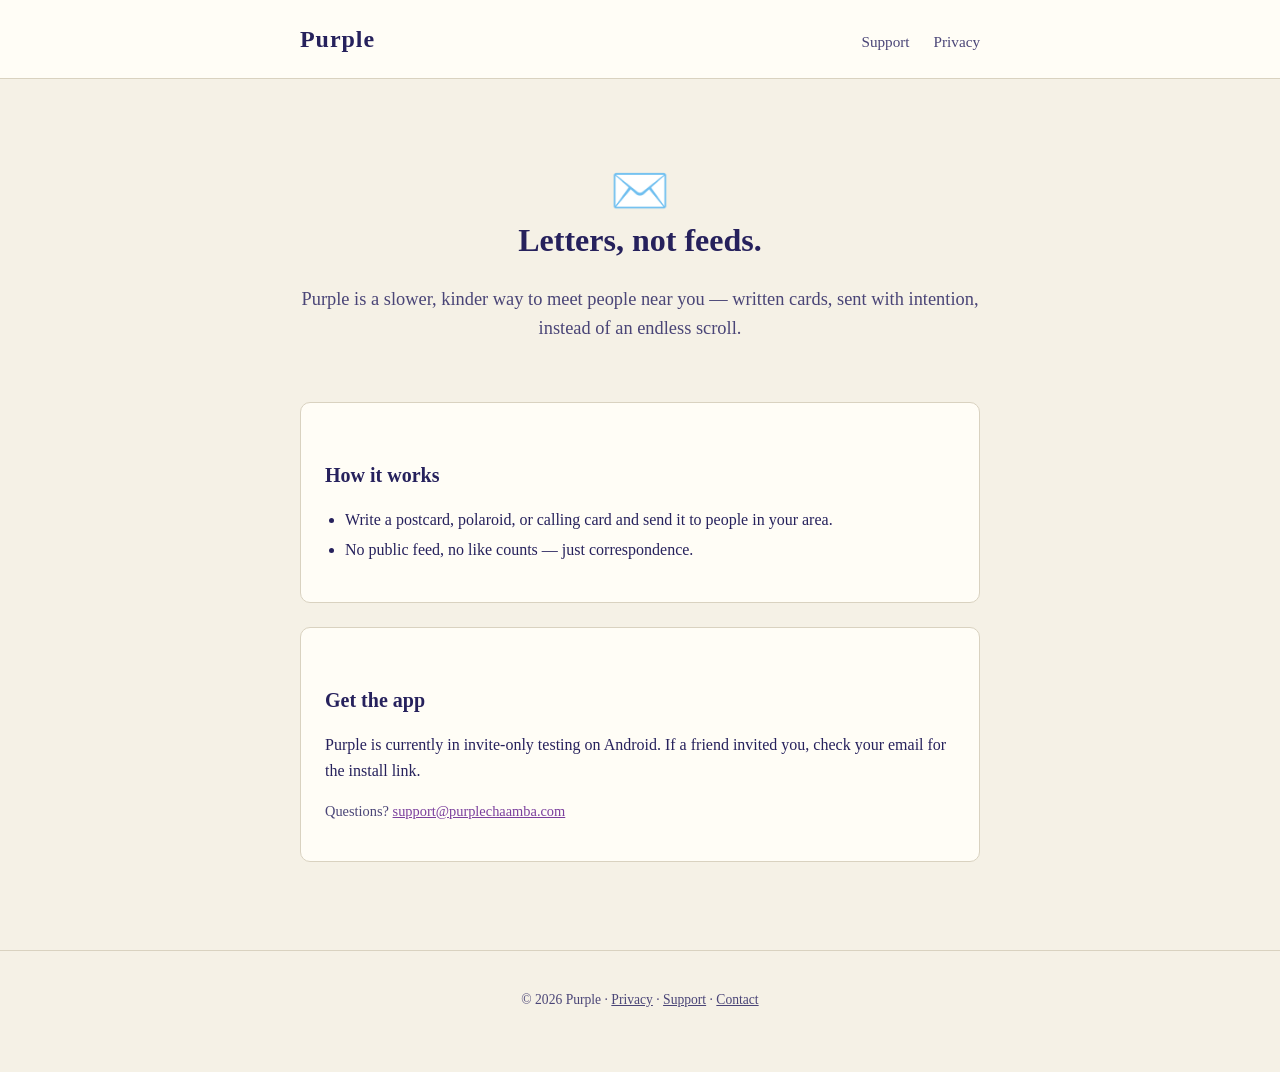
<file: index.html>
<!doctype html>
<html lang="en">
<head>
  <meta charset="utf-8" />
  <meta name="viewport" content="width=device-width, initial-scale=1" />
  <title>Purple — letters, not feeds</title>
  <meta name="description" content="Purple is a slower, kinder way to meet people — no endless feeds." />
  <link rel="stylesheet" href="/styles.css" />
</head>
<body>
  <header class="site">
    <div class="wrap">
      <a class="brand" href="/">Purple</a>
      <nav>
        <a href="/support">Support</a>
        <a href="/privacy">Privacy</a>
      </nav>
    </div>
  </header>

  <main class="wrap">
    <section class="hero">
      <div class="stamp">✉️</div>
      <h1>Letters, not feeds.</h1>
      <p class="lede">Purple is a slower, kinder way to meet people near you — written cards, sent with intention, instead of an endless scroll.</p>
    </section>

    <section class="card">
      <h2>How it works</h2>
      <ul>
        <li>Write a postcard, polaroid, or calling card and send it to people in your area.</li>
        <li>No public feed, no like counts — just correspondence.</li>
      </ul>
    </section>

    <section class="card">
      <h2>Get the app</h2>
      <p>Purple is currently in invite-only testing on Android. If a friend invited you, check your email for the install link.</p>
      <p class="meta">Questions? <a href="mailto:support@purplechaamba.com">support@purplechaamba.com</a></p>
    </section>
  </main>

  <footer class="site">
    <p>© 2026 Purple · <a href="/privacy">Privacy</a> · <a href="/support">Support</a> · <a href="mailto:support@purplechaamba.com">Contact</a></p>
  </footer>
</body>
</html>
</file>
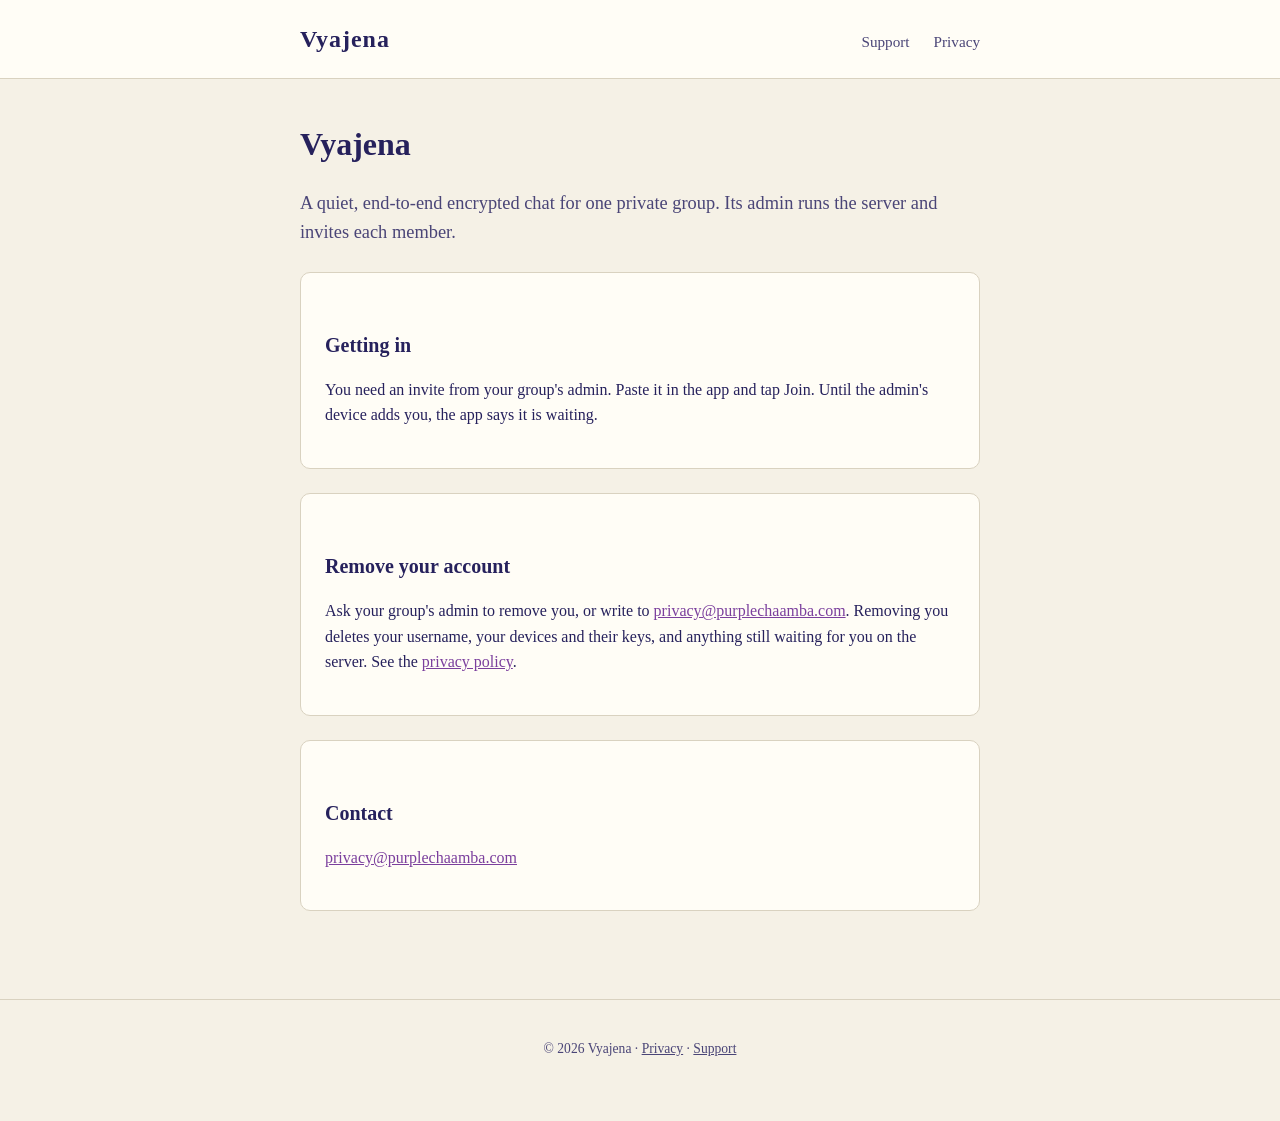
<file: vyajena/index.html>
<!doctype html>
<html lang="en">
<head>
  <meta charset="utf-8" />
  <meta name="viewport" content="width=device-width, initial-scale=1" />
  <title>Support — Vyajena</title>
  <meta name="description" content="Help with Vyajena, the end-to-end encrypted chat for one private group." />
  <link rel="stylesheet" href="/styles.css" />
</head>
<body>
  <header class="site">
    <div class="wrap">
      <a class="brand" href="/vyajena/">Vyajena</a>
      <nav>
        <a href="/vyajena/">Support</a>
        <a href="/vyajena/privacy/">Privacy</a>
      </nav>
    </div>
  </header>

  <main class="wrap">
    <h1>Vyajena</h1>
    <p class="lede">A quiet, end-to-end encrypted chat for one private group. Its admin runs the server and invites each member.</p>

    <section class="card">
      <h2>Getting in</h2>
      <p>You need an invite from your group's admin. Paste it in the app and tap Join. Until the admin's device adds you, the app says it is waiting.</p>
    </section>

    <section class="card">
      <h2>Remove your account</h2>
      <p>Ask your group's admin to remove you, or write to <a href="mailto:privacy@purplechaamba.com">privacy@purplechaamba.com</a>. Removing you deletes your username, your devices and their keys, and anything still waiting for you on the server. See the <a href="/vyajena/privacy/">privacy policy</a>.</p>
    </section>

    <section class="card">
      <h2>Contact</h2>
      <p><a href="mailto:privacy@purplechaamba.com">privacy@purplechaamba.com</a></p>
    </section>
  </main>

  <footer class="site">
    <p>© 2026 Vyajena · <a href="/vyajena/privacy/">Privacy</a> · <a href="/vyajena/">Support</a></p>
  </footer>
</body>
</html>
</file>
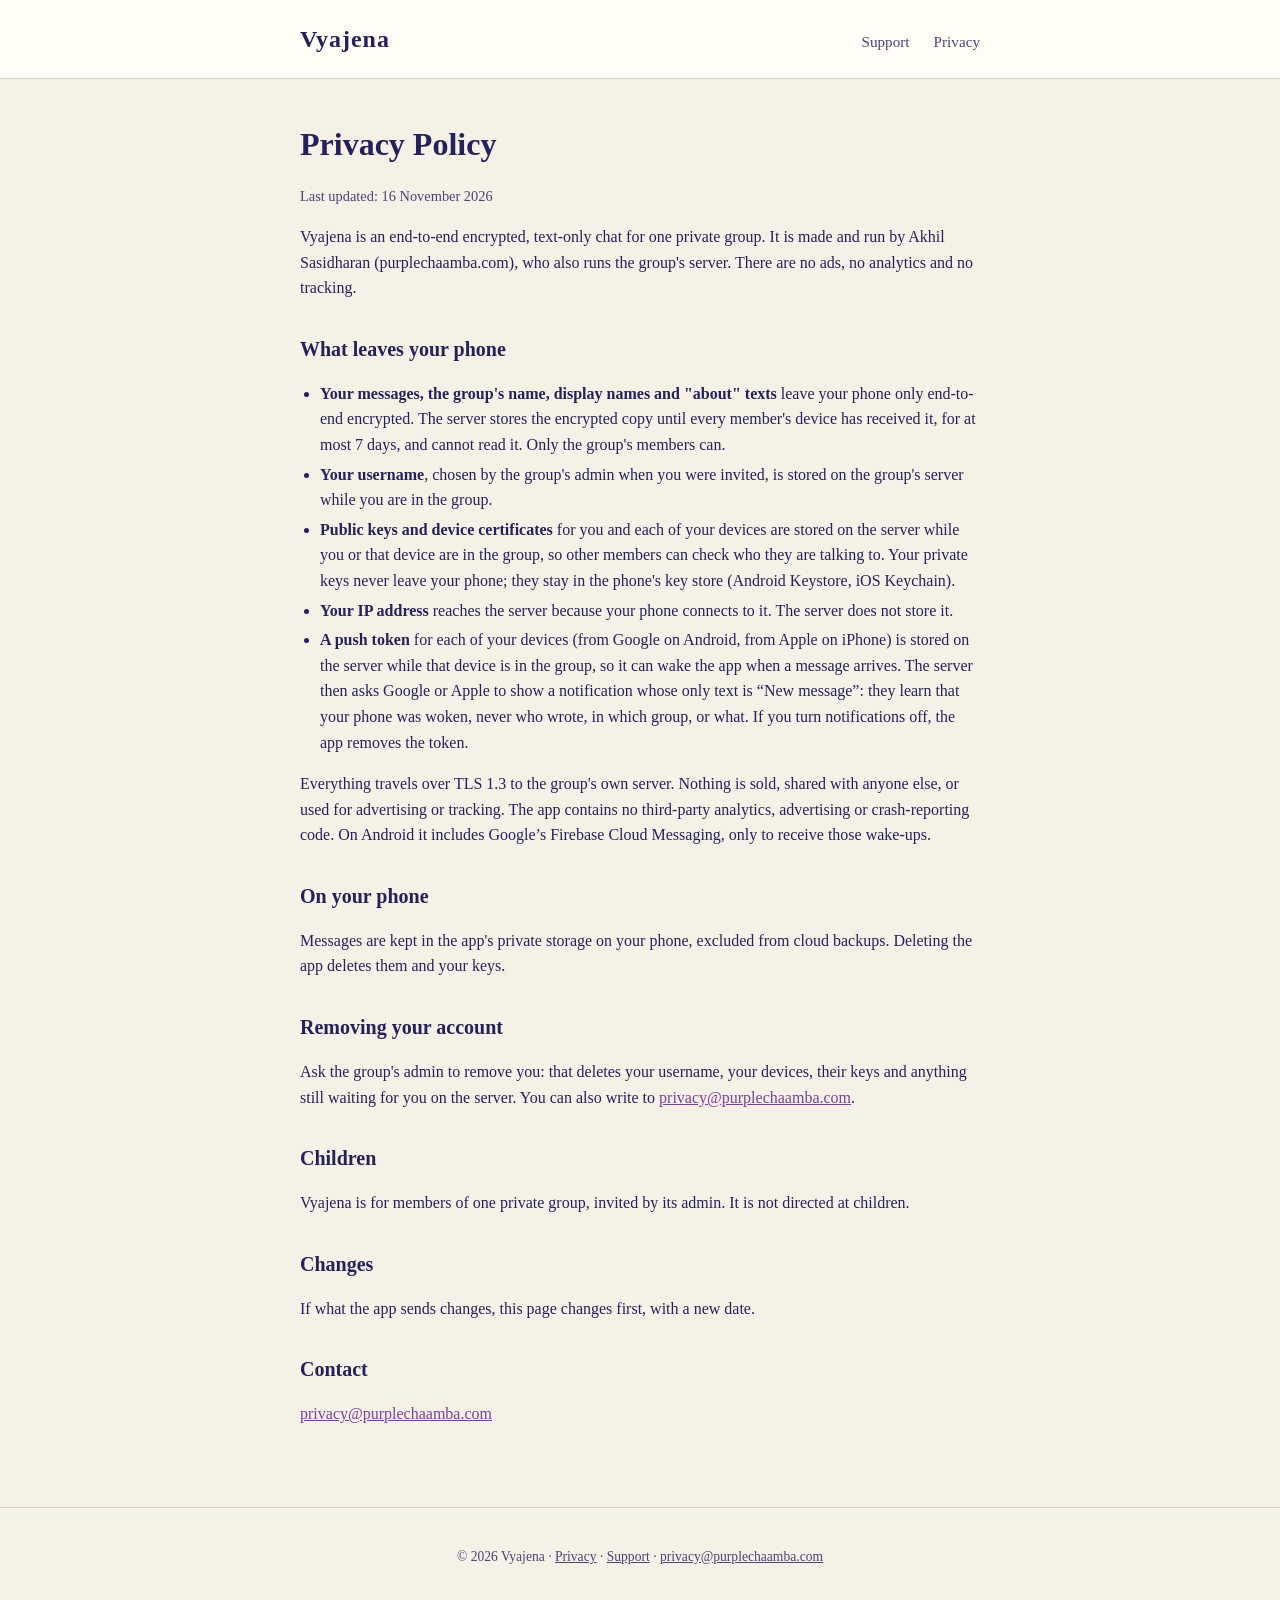
<file: vyajena/privacy/index.html>
<!doctype html>
<html lang="en">
<head>
  <meta charset="utf-8" />
  <meta name="viewport" content="width=device-width, initial-scale=1" />
  <title>Privacy Policy — Vyajena</title>
  <meta name="description" content="What Vyajena, the end-to-end encrypted chat for one private group, sends off your phone and where." />
  <link rel="stylesheet" href="/styles.css" />
</head>
<body>
  <header class="site">
    <div class="wrap">
      <a class="brand" href="/vyajena/">Vyajena</a>
      <nav>
        <a href="/vyajena/">Support</a>
        <a href="/vyajena/privacy/">Privacy</a>
      </nav>
    </div>
  </header>

  <main class="wrap">
    <h1>Privacy Policy</h1>
    <p class="meta">Last updated: 16 November 2026</p>

    <p>Vyajena is an end-to-end encrypted, text-only chat for one private group. It is made and run by Akhil Sasidharan (purplechaamba.com), who also runs the group's server. There are no ads, no analytics and no tracking.</p>

    <h2>What leaves your phone</h2>
    <ul>
      <li><strong>Your messages, the group's name, display names and "about" texts</strong> leave your phone only end-to-end encrypted. The server stores the encrypted copy until every member's device has received it, for at most 7 days, and cannot read it. Only the group's members can.</li>
      <li><strong>Your username</strong>, chosen by the group's admin when you were invited, is stored on the group's server while you are in the group.</li>
      <li><strong>Public keys and device certificates</strong> for you and each of your devices are stored on the server while you or that device are in the group, so other members can check who they are talking to. Your private keys never leave your phone; they stay in the phone's key store (Android Keystore, iOS Keychain).</li>
      <li><strong>Your IP address</strong> reaches the server because your phone connects to it. The server does not store it.</li>
      <li><strong>A push token</strong> for each of your devices (from Google on Android, from Apple on iPhone) is stored on the server while that device is in the group, so it can wake the app when a message arrives. The server then asks Google or Apple to show a notification whose only text is &ldquo;New message&rdquo;: they learn that your phone was woken, never who wrote, in which group, or what. If you turn notifications off, the app removes the token.</li>
    </ul>
    <p>Everything travels over TLS 1.3 to the group's own server. Nothing is sold, shared with anyone else, or used for advertising or tracking. The app contains no third-party analytics, advertising or crash-reporting code. On Android it includes Google&rsquo;s Firebase Cloud Messaging, only to receive those wake-ups.</p>

    <h2>On your phone</h2>
    <p>Messages are kept in the app's private storage on your phone, excluded from cloud backups. Deleting the app deletes them and your keys.</p>

    <h2>Removing your account</h2>
    <p>Ask the group's admin to remove you: that deletes your username, your devices, their keys and anything still waiting for you on the server. You can also write to <a href="mailto:privacy@purplechaamba.com">privacy@purplechaamba.com</a>.</p>

    <h2>Children</h2>
    <p>Vyajena is for members of one private group, invited by its admin. It is not directed at children.</p>

    <h2>Changes</h2>
    <p>If what the app sends changes, this page changes first, with a new date.</p>

    <h2>Contact</h2>
    <p><a href="mailto:privacy@purplechaamba.com">privacy@purplechaamba.com</a></p>
  </main>

  <footer class="site">
    <p>© 2026 Vyajena · <a href="/vyajena/privacy/">Privacy</a> · <a href="/vyajena/">Support</a> · <a href="mailto:privacy@purplechaamba.com">privacy@purplechaamba.com</a></p>
  </footer>
</body>
</html>
</file>
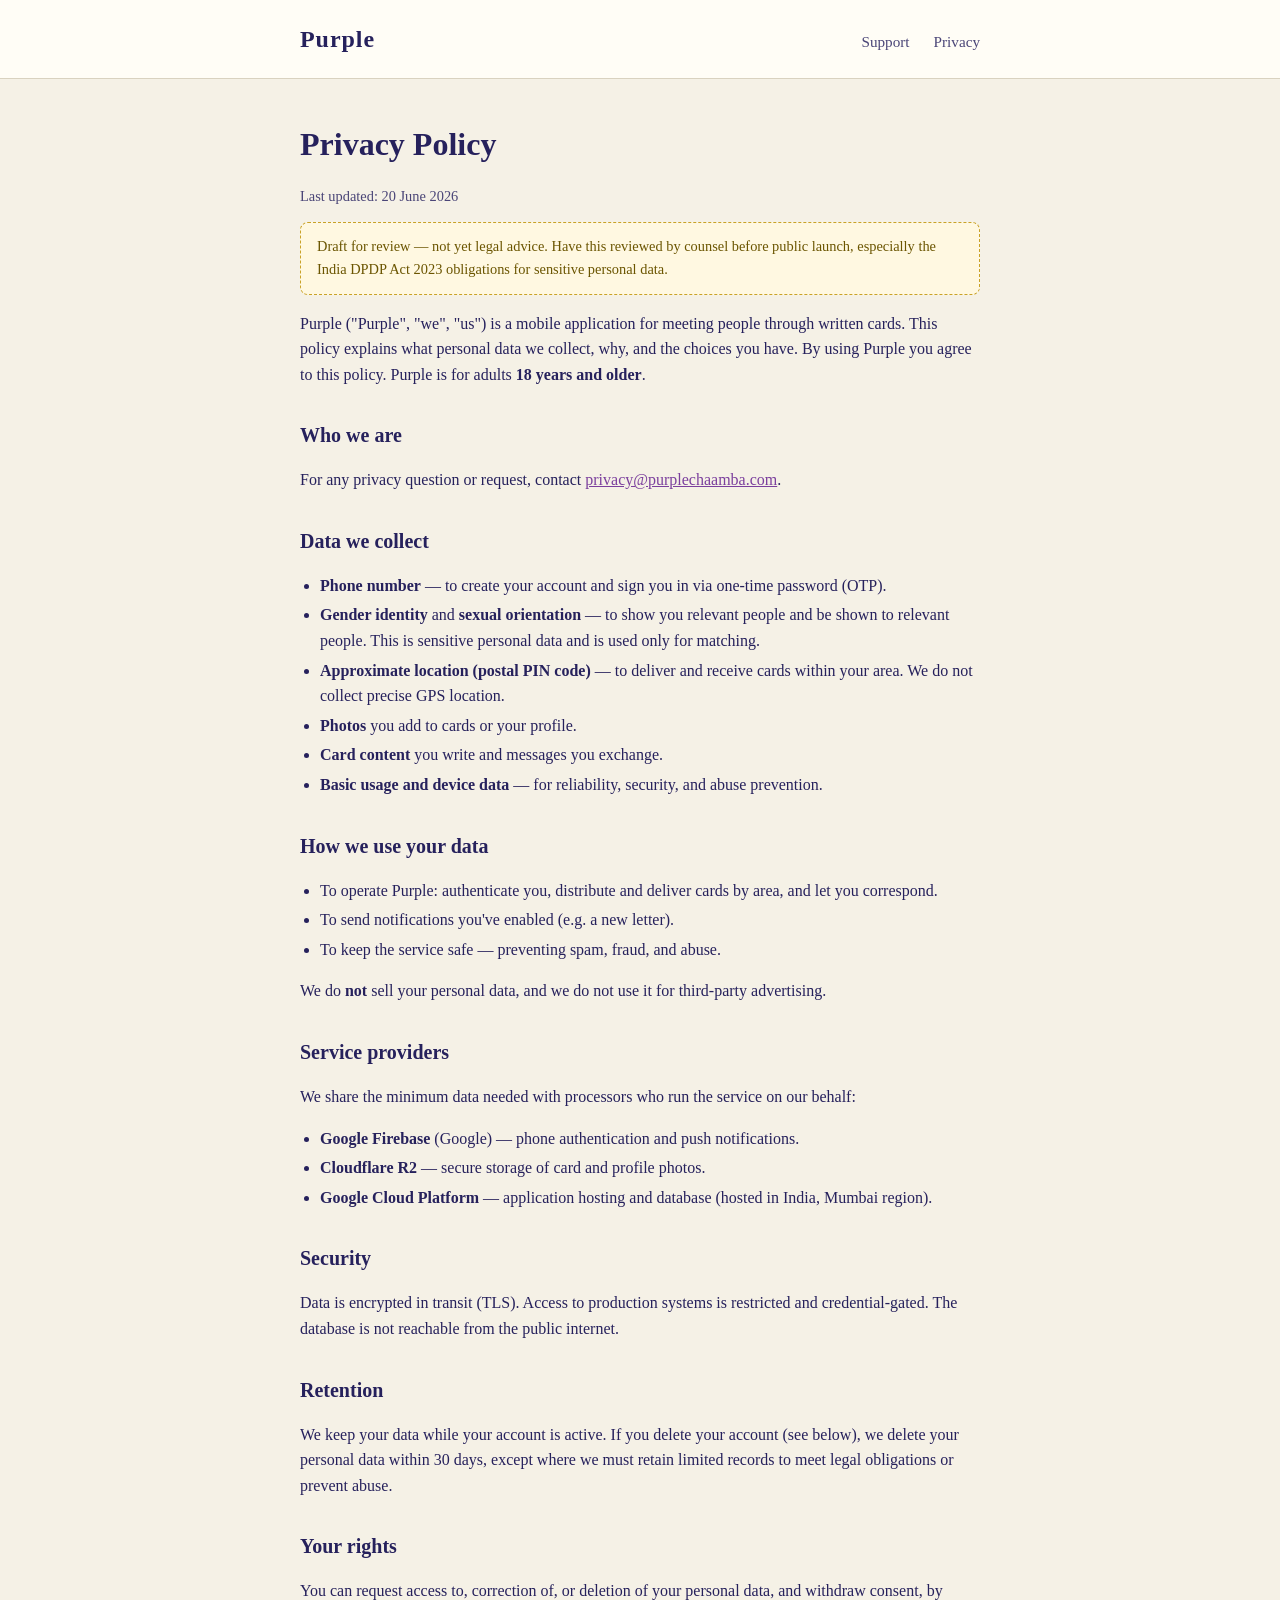
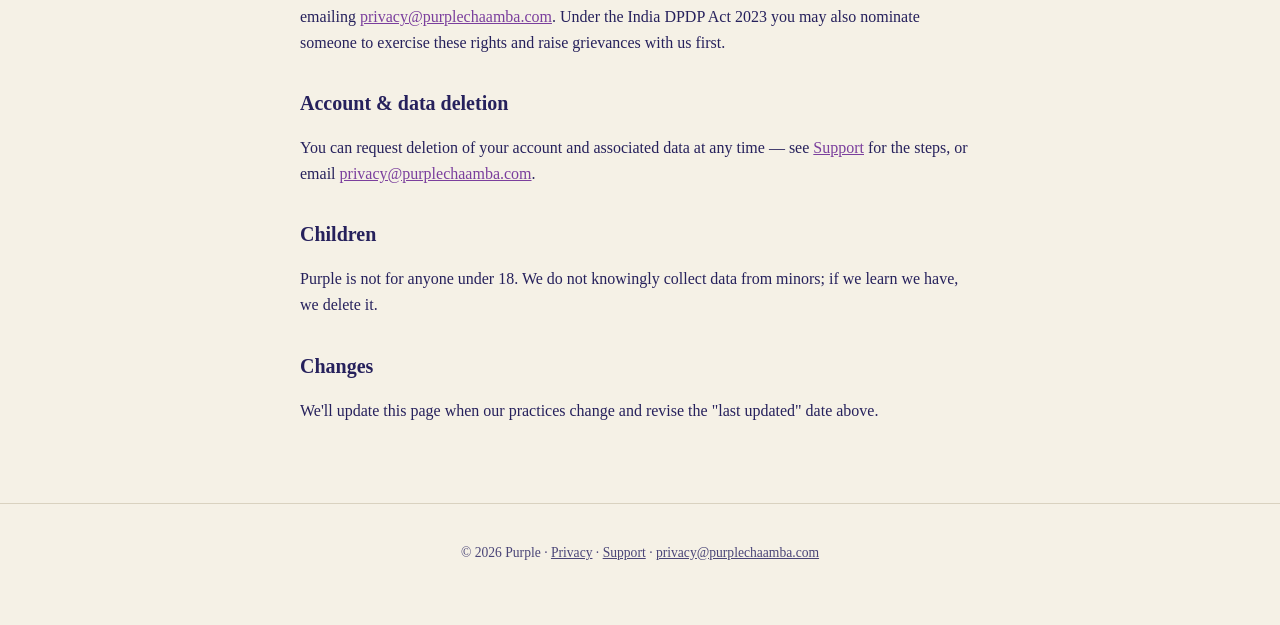
<file: privacy.html>
<!doctype html>
<html lang="en">
<head>
  <meta charset="utf-8" />
  <meta name="viewport" content="width=device-width, initial-scale=1" />
  <title>Privacy Policy — Purple</title>
  <meta name="description" content="How Purple collects, uses, and protects your personal data." />
  <link rel="stylesheet" href="/styles.css" />
</head>
<body>
  <header class="site">
    <div class="wrap">
      <a class="brand" href="/">Purple</a>
      <nav>
        <a href="/support">Support</a>
        <a href="/privacy">Privacy</a>
      </nav>
    </div>
  </header>

  <main class="wrap">
    <h1>Privacy Policy</h1>
    <p class="meta">Last updated: 20 June 2026</p>

    <p class="note">Draft for review — not yet legal advice. Have this reviewed by counsel before public launch, especially the India DPDP Act 2023 obligations for sensitive personal data.</p>

    <p>Purple ("Purple", "we", "us") is a mobile application for meeting people through written cards. This policy explains what personal data we collect, why, and the choices you have. By using Purple you agree to this policy. Purple is for adults <strong>18 years and older</strong>.</p>

    <h2>Who we are</h2>
    <p>For any privacy question or request, contact <a href="mailto:privacy@purplechaamba.com">privacy@purplechaamba.com</a>.</p>

    <h2>Data we collect</h2>
    <ul>
      <li><strong>Phone number</strong> — to create your account and sign you in via one-time password (OTP).</li>
      <li><strong>Gender identity</strong> and <strong>sexual orientation</strong> — to show you relevant people and be shown to relevant people. This is sensitive personal data and is used only for matching.</li>
      <li><strong>Approximate location (postal PIN code)</strong> — to deliver and receive cards within your area. We do not collect precise GPS location.</li>
      <li><strong>Photos</strong> you add to cards or your profile.</li>
      <li><strong>Card content</strong> you write and messages you exchange.</li>
      <li><strong>Basic usage and device data</strong> — for reliability, security, and abuse prevention.</li>
    </ul>

    <h2>How we use your data</h2>
    <ul>
      <li>To operate Purple: authenticate you, distribute and deliver cards by area, and let you correspond.</li>
      <li>To send notifications you've enabled (e.g. a new letter).</li>
      <li>To keep the service safe — preventing spam, fraud, and abuse.</li>
    </ul>
    <p>We do <strong>not</strong> sell your personal data, and we do not use it for third-party advertising.</p>

    <h2>Service providers</h2>
    <p>We share the minimum data needed with processors who run the service on our behalf:</p>
    <ul>
      <li><strong>Google Firebase</strong> (Google) — phone authentication and push notifications.</li>
      <li><strong>Cloudflare R2</strong> — secure storage of card and profile photos.</li>
      <li><strong>Google Cloud Platform</strong> — application hosting and database (hosted in India, Mumbai region).</li>
    </ul>

    <h2>Security</h2>
    <p>Data is encrypted in transit (TLS). Access to production systems is restricted and credential-gated. The database is not reachable from the public internet.</p>

    <h2>Retention</h2>
    <p>We keep your data while your account is active. If you delete your account (see below), we delete your personal data within 30 days, except where we must retain limited records to meet legal obligations or prevent abuse.</p>

    <h2>Your rights</h2>
    <p>You can request access to, correction of, or deletion of your personal data, and withdraw consent, by emailing <a href="mailto:privacy@purplechaamba.com">privacy@purplechaamba.com</a>. Under the India DPDP Act 2023 you may also nominate someone to exercise these rights and raise grievances with us first.</p>

    <h2>Account &amp; data deletion</h2>
    <p>You can request deletion of your account and associated data at any time — see <a href="/support">Support</a> for the steps, or email <a href="mailto:privacy@purplechaamba.com">privacy@purplechaamba.com</a>.</p>

    <h2>Children</h2>
    <p>Purple is not for anyone under 18. We do not knowingly collect data from minors; if we learn we have, we delete it.</p>

    <h2>Changes</h2>
    <p>We'll update this page when our practices change and revise the "last updated" date above.</p>
  </main>

  <footer class="site">
    <p>© 2026 Purple · <a href="/privacy">Privacy</a> · <a href="/support">Support</a> · <a href="mailto:privacy@purplechaamba.com">privacy@purplechaamba.com</a></p>
  </footer>
</body>
</html>
</file>
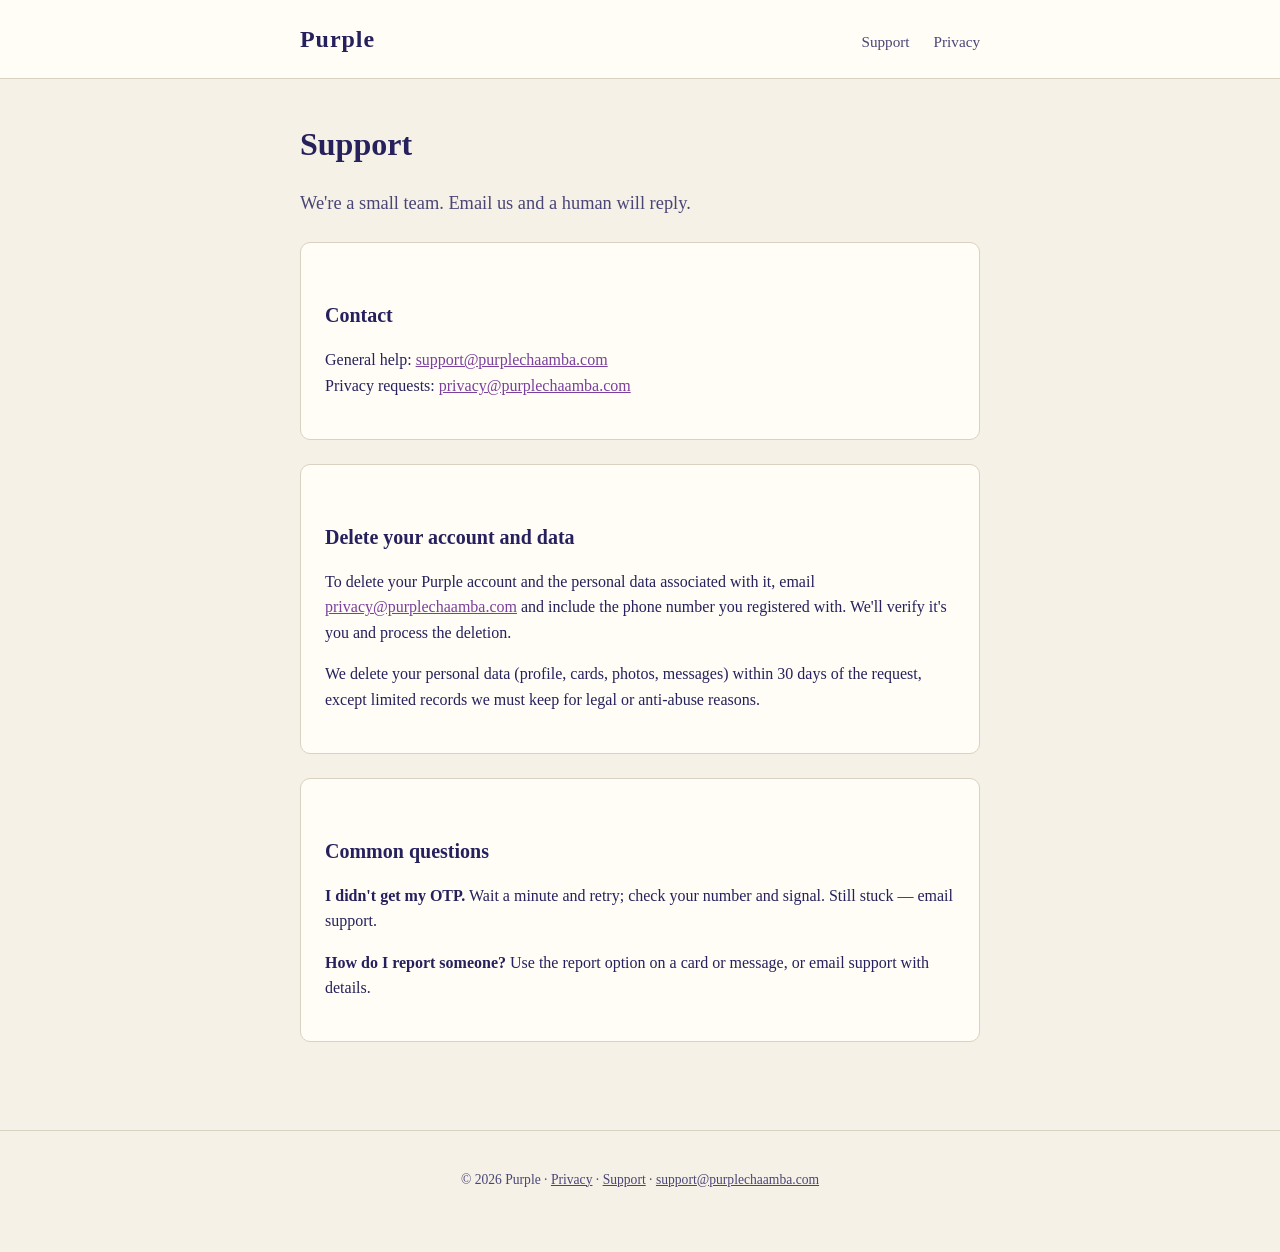
<file: support.html>
<!doctype html>
<html lang="en">
<head>
  <meta charset="utf-8" />
  <meta name="viewport" content="width=device-width, initial-scale=1" />
  <title>Support — Purple</title>
  <meta name="description" content="Get help with Purple, or request account and data deletion." />
  <link rel="stylesheet" href="/styles.css" />
</head>
<body>
  <header class="site">
    <div class="wrap">
      <a class="brand" href="/">Purple</a>
      <nav>
        <a href="/support">Support</a>
        <a href="/privacy">Privacy</a>
      </nav>
    </div>
  </header>

  <main class="wrap">
    <h1>Support</h1>
    <p class="lede">We're a small team. Email us and a human will reply.</p>

    <section class="card">
      <h2>Contact</h2>
      <p>General help: <a href="mailto:support@purplechaamba.com">support@purplechaamba.com</a><br />
         Privacy requests: <a href="mailto:privacy@purplechaamba.com">privacy@purplechaamba.com</a></p>
    </section>

    <section class="card">
      <h2>Delete your account and data</h2>
      <p>To delete your Purple account and the personal data associated with it, email <a href="mailto:privacy@purplechaamba.com">privacy@purplechaamba.com</a> and include the phone number you registered with. We'll verify it's you and process the deletion.</p>
      <p>We delete your personal data (profile, cards, photos, messages) within 30 days of the request, except limited records we must keep for legal or anti-abuse reasons.</p>
    </section>

    <section class="card">
      <h2>Common questions</h2>
      <p><strong>I didn't get my OTP.</strong> Wait a minute and retry; check your number and signal. Still stuck — email support.</p>
      <p><strong>How do I report someone?</strong> Use the report option on a card or message, or email support with details.</p>
    </section>
  </main>

  <footer class="site">
    <p>© 2026 Purple · <a href="/privacy">Privacy</a> · <a href="/support">Support</a> · <a href="mailto:support@purplechaamba.com">support@purplechaamba.com</a></p>
  </footer>
</body>
</html>
</file>
<file: styles.css>
:root {
  --ink: #26215c;
  --ink-soft: #4a4577;
  --paper: #f5f1e6;
  --paper-card: #fffdf6;
  --accent: #7b3f9d;
  --rule: #d9d2c0;
  --max: 720px;
}

* { box-sizing: border-box; }

html { -webkit-text-size-adjust: 100%; }

body {
  margin: 0;
  background: var(--paper);
  color: var(--ink);
  font-family: Georgia, "Times New Roman", serif;
  line-height: 1.6;
}

a { color: var(--accent); }

.wrap {
  max-width: var(--max);
  margin: 0 auto;
  padding: 2.5rem 1.25rem 4rem;
}

header.site {
  border-bottom: 1px solid var(--rule);
  background: var(--paper-card);
}
header.site .wrap {
  display: flex;
  align-items: baseline;
  justify-content: space-between;
  padding-top: 1.25rem;
  padding-bottom: 1.25rem;
}
.brand {
  font-size: 1.5rem;
  font-weight: bold;
  letter-spacing: 0.04em;
  color: var(--ink);
  text-decoration: none;
}
nav a {
  margin-left: 1.25rem;
  text-decoration: none;
  color: var(--ink-soft);
  font-size: 0.95rem;
}
nav a:hover { color: var(--accent); }

h1 { font-size: 2rem; margin: 0 0 0.5rem; }
h2 { font-size: 1.25rem; margin: 2rem 0 0.5rem; color: var(--ink); }
.lede { font-size: 1.15rem; color: var(--ink-soft); }

.hero {
  text-align: center;
  padding: 3rem 0 1rem;
}
.hero .stamp {
  font-size: 3rem;
  line-height: 1;
}

.card {
  background: var(--paper-card);
  border: 1px solid var(--rule);
  border-radius: 10px;
  padding: 1.5rem;
  margin: 1.5rem 0;
}

.meta { color: var(--ink-soft); font-size: 0.9rem; }

.note {
  background: #fff8e1;
  border: 1px dashed #c9a227;
  border-radius: 8px;
  padding: 0.75rem 1rem;
  font-size: 0.9rem;
  color: #6b5500;
}

footer.site {
  border-top: 1px solid var(--rule);
  color: var(--ink-soft);
  font-size: 0.85rem;
  text-align: center;
  padding: 1.5rem 1rem 3rem;
}
footer.site a { color: var(--ink-soft); }

ul { padding-left: 1.25rem; }
li { margin: 0.25rem 0; }
</file>
